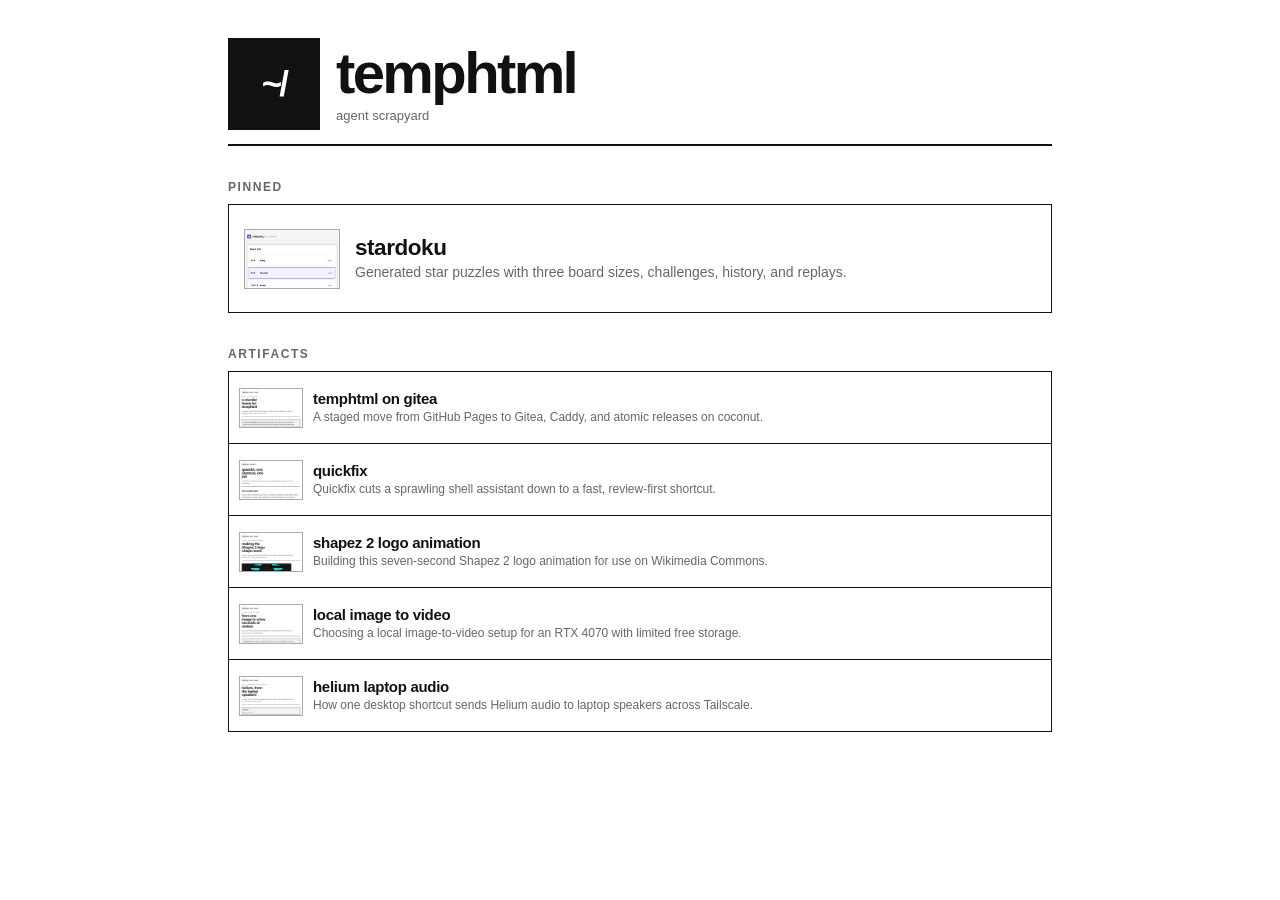
<file: index.html>
<!doctype html>
<html lang="en">
<head>
  <meta charset="utf-8">
  <meta name="viewport" content="width=device-width, initial-scale=1">
  <meta name="theme-color" content="#ffffff">
  <title>temphtml</title>
  <link rel="stylesheet" href="style.css">
</head>
<body>
  <main>
    <header class="site-header">
      <span class="site-mark" aria-hidden="true">~/</span>
      <div>
        <h1>temphtml</h1>
        <p class="site-description">agent scrapyard</p>
      </div>
    </header>

    <p class="section-label">pinned</p>
    <section class="mail-list" aria-label="pinned projects">
      <a class="mail-card pinned-card" href="stardoku/">
        <img class="mail-thumb" src="assets/stardoku.png" alt="">
        <span class="mail-copy">
          <strong class="mail-subject">stardoku</strong>
          <span class="mail-preview">Generated star puzzles with three board sizes, challenges, history, and replays.</span>
        </span>
      </a>
    </section>

    <p class="section-label">artifacts</p>
    <section class="mail-list" aria-label="temporary artifacts">
      <a class="mail-card" href="misc-htmls/temphtml-gitea-migration.html">
        <img class="mail-thumb" src="assets/temphtml-gitea-migration.png" alt="">
        <span class="mail-copy">
          <strong class="mail-subject">temphtml on gitea</strong>
          <span class="mail-preview">A staged move from GitHub Pages to Gitea, Caddy, and atomic releases on coconut.</span>
        </span>
      </a>
      <a class="mail-card" href="misc-htmls/quickfix.html">
        <img class="mail-thumb" src="assets/quickfix.png" alt="">
        <span class="mail-copy">
          <strong class="mail-subject">quickfix</strong>
          <span class="mail-preview">Quickfix cuts a sprawling shell assistant down to a fast, review-first shortcut.</span>
        </span>
      </a>
      <a class="mail-card" href="misc-htmls/shapez-2-logo-animation.html">
        <img class="mail-thumb" src="assets/shapez-2-logo-animation.png" alt="">
        <span class="mail-copy">
          <strong class="mail-subject">shapez 2 logo animation</strong>
          <span class="mail-preview">Building this seven-second Shapez 2 logo animation for use on Wikimedia Commons.</span>
        </span>
      </a>
      <a class="mail-card" href="misc-htmls/local-image-to-video.html">
        <img class="mail-thumb" src="assets/local-image-to-video.png" alt="">
        <span class="mail-copy">
          <strong class="mail-subject">local image to video</strong>
          <span class="mail-preview">Choosing a local image-to-video setup for an RTX 4070 with limited free storage.</span>
        </span>
      </a>
      <a class="mail-card" href="misc-htmls/helium-laptop-audio.html">
        <img class="mail-thumb" src="assets/helium-laptop-audio.png" alt="">
        <span class="mail-copy">
          <strong class="mail-subject">helium laptop audio</strong>
          <span class="mail-preview">How one desktop shortcut sends Helium audio to laptop speakers across Tailscale.</span>
        </span>
      </a>
    </section>
  </main>
</body>
</html>
</file>
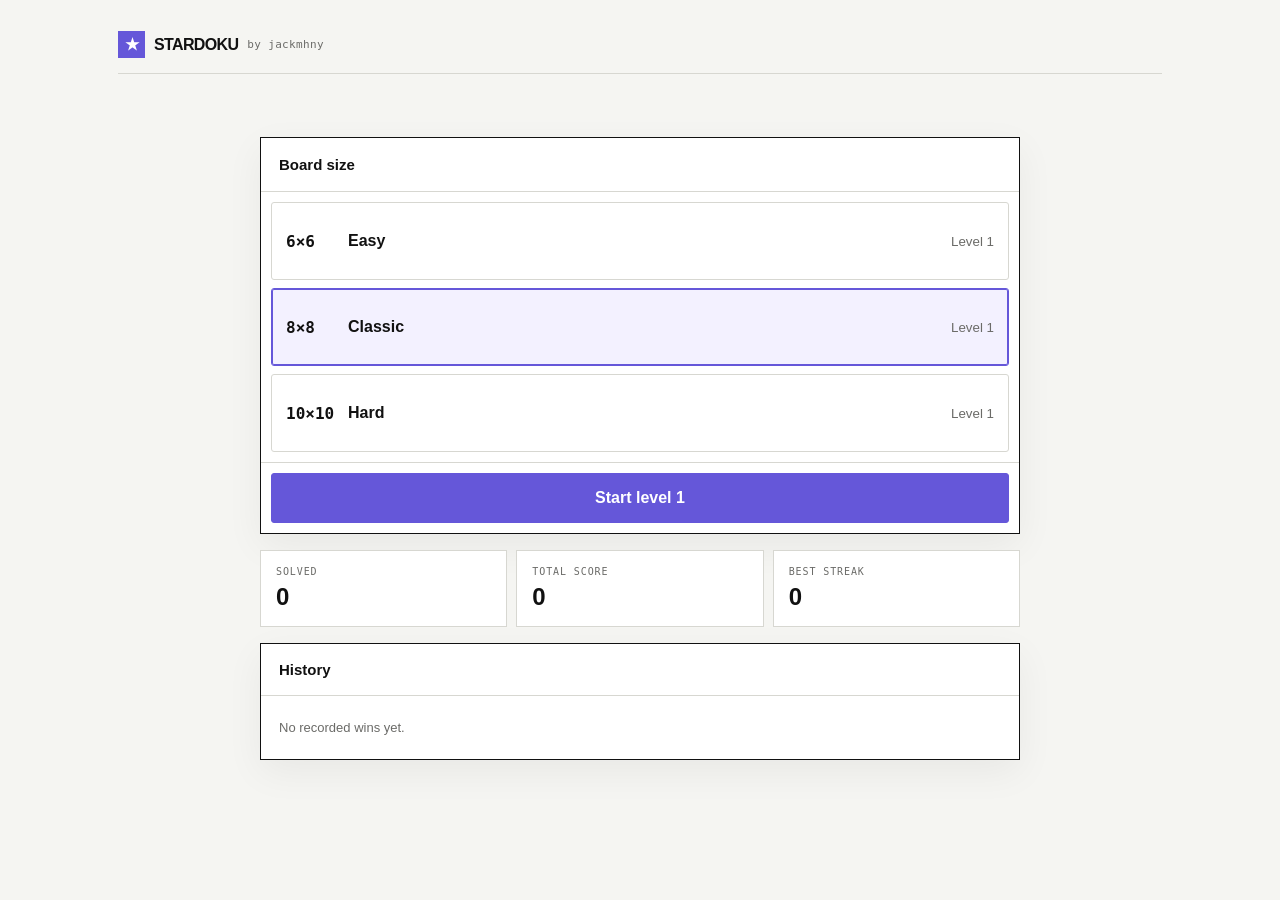
<file: stardoku/index.html>
<!doctype html>
<html lang="en">
<head>
  <meta charset="utf-8">
  <meta name="viewport" content="width=device-width,initial-scale=1,viewport-fit=cover">
  <meta name="theme-color" content="#f5f5f2">
  <title>Stardoku — by jackmhny</title>
  <link rel="stylesheet" href="style.css?v=11">
</head>
<body>
  <section id="intro" class="view">
    <div class="wrap">
      <header class="top">
        <div class="brand"><span class="mark">★</span><span>STARDOKU</span><span class="by">by jackmhny</span></div>
      </header>

      <main class="intro">
        <section class="panel size-panel">
          <h1>Board size</h1>
          <div class="modes">
            <button class="mode" data-d="easy" aria-pressed="false"><span class="size">6×6</span><span><b>Easy</b></span><small data-level="easy">Level 1</small></button>
            <button class="mode" data-d="classic" aria-pressed="true"><span class="size">8×8</span><span><b>Classic</b></span><small data-level="classic">Level 1</small></button>
            <button class="mode" data-d="hard" aria-pressed="false"><span class="size">10×10</span><span><b>Hard</b></span><small data-level="hard">Level 1</small></button>
          </div>
          <div class="start"><button id="start" class="btn primary">Start level 1</button></div>
        </section>

        <section class="stats">
          <div class="stat"><span>Solved</span><strong id="solved">0</strong></div>
          <div class="stat"><span>Total score</span><strong id="total">0</strong></div>
          <div class="stat"><span>Best streak</span><strong id="best">0</strong></div>
        </section>

        <section class="history-panel">
          <div class="section-head"><h2>History</h2><button id="clearHistory" class="text-btn" hidden>Clear</button></div>
          <div id="historyList" class="history-list"></div>
        </section>
      </main>
    </div>
  </section>

  <section id="gameview" class="view" hidden>
    <div class="wrap">
      <header class="gamehead">
        <button id="home" class="btn back" aria-label="Back">←</button>
        <div class="gamebrand"><strong>STARDOKU</strong><span id="diff">Classic / 8×8</span></div>
        <div class="meta">
          <div><span>Level</span><b id="level">001</b></div>
          <div><span>Score</span><b id="score">0</b></div>
          <div><span>Strikes</span><i class="strikes" id="strikes"><i class="strike"></i><i class="strike"></i><i class="strike"></i></i></div>
        </div>
      </header>
      <main class="game">
        <div class="status"><strong id="stars">0 / 8 stars</strong><span class="status-right"><em id="challengeTarget" hidden>Beat 00:00</em><span id="time">00:00</span></span></div>
        <div id="board" class="board" role="grid"></div>
        <div class="tools"><button id="reset" class="btn">Reset</button><button id="hint" class="btn">Hint · 2</button><button id="rules" class="btn">Rules</button></div>
        <div id="msg" class="msg" aria-live="polite">Tap × · double tap ★ · drag to mark</div>
      </main>
    </div>
  </section>

  <section id="replayview" class="view" hidden>
    <div class="wrap">
      <header class="gamehead replay-head">
        <button id="replayBack" class="btn back" aria-label="Back">←</button>
        <div class="gamebrand"><strong>REPLAY</strong><span id="replayMeta">Classic / 8×8</span></div>
        <div class="meta replay-header-meta"><div><span>Time</span><b id="replayResultTime">00:00</b></div></div>
      </header>
      <main class="replay-page">
        <div id="replayBoard" class="board replay-board" role="grid" aria-label="Stardoku replay board"></div>
        <div class="replay-timeline">
          <input id="replayProgress" type="range" min="0" max="1000" value="0" aria-label="Replay position">
          <span id="replayClock">00:00 / 00:00</span>
        </div>
        <div class="replay-controls">
          <button id="replayToggle" class="btn primary">Pause</button>
          <button id="replayRestart" class="btn">Restart</button>
          <label class="speed-control"><span>Speed</span><select id="replaySpeed" aria-label="Replay speed"><option value="2">2×</option><option value="4">4×</option><option value="8" selected>8×</option><option value="16">16×</option></select></label>
        </div>
        <div class="replay-actions"><button id="exportMp4" class="btn">Export MP4</button><button id="shareReplay" class="btn primary">Share replay</button></div>
      </main>
    </div>
  </section>

  <div id="rulesModal" class="overlay">
    <div class="dialog">
      <h2>How to play</h2>
      <div class="body rules">
        <div><b>1</b><span><b>Rows and columns</b><p>Place exactly one star in every row and column.</p></span></div>
        <div><b>2</b><span><b>Colored regions</b><p>Place exactly one star in every pastel region.</p></span></div>
        <div><b>3</b><span><b>Spacing</b><p>Stars cannot touch, including diagonally.</p></span></div>
        <div><b>×2</b><span><b>Controls</b><p>Tap to toggle ×, double tap for ★, or drag across cells to paint × marks.</p></span></div>
        <div><b>3</b><span><b>Strikes</b><p>A wrong star costs one strike. At zero, the level restarts.</p></span></div>
      </div>
      <div class="actions one"><button class="btn primary close-rules">Done</button></div>
    </div>
  </div>

  <div id="complete" class="overlay">
    <div class="dialog complete-dialog">
      <h2>Level complete</h2>
      <div class="body"><p id="result"></p></div>
      <div class="share-actions"><button id="copyLink" class="btn">Copy level link</button><button id="shareChallenge" class="btn primary">Share challenge</button></div>
      <div class="actions"><button id="completeHome" class="btn">Home</button><button id="next" class="btn primary">Next level</button></div>
    </div>
  </div>

  <div id="exportModal" class="overlay">
    <div class="dialog export-dialog">
      <h2>MP4 ready</h2>
      <div class="actions"><button id="closeExport" class="btn">Close</button><a id="saveMp4" class="btn primary link-btn" href="#" download>Save MP4</a></div>
    </div>
  </div>

  <div id="toast" class="toast"></div>
  <script src="app.js?v=7"></script>
</body>
</html>
</file>
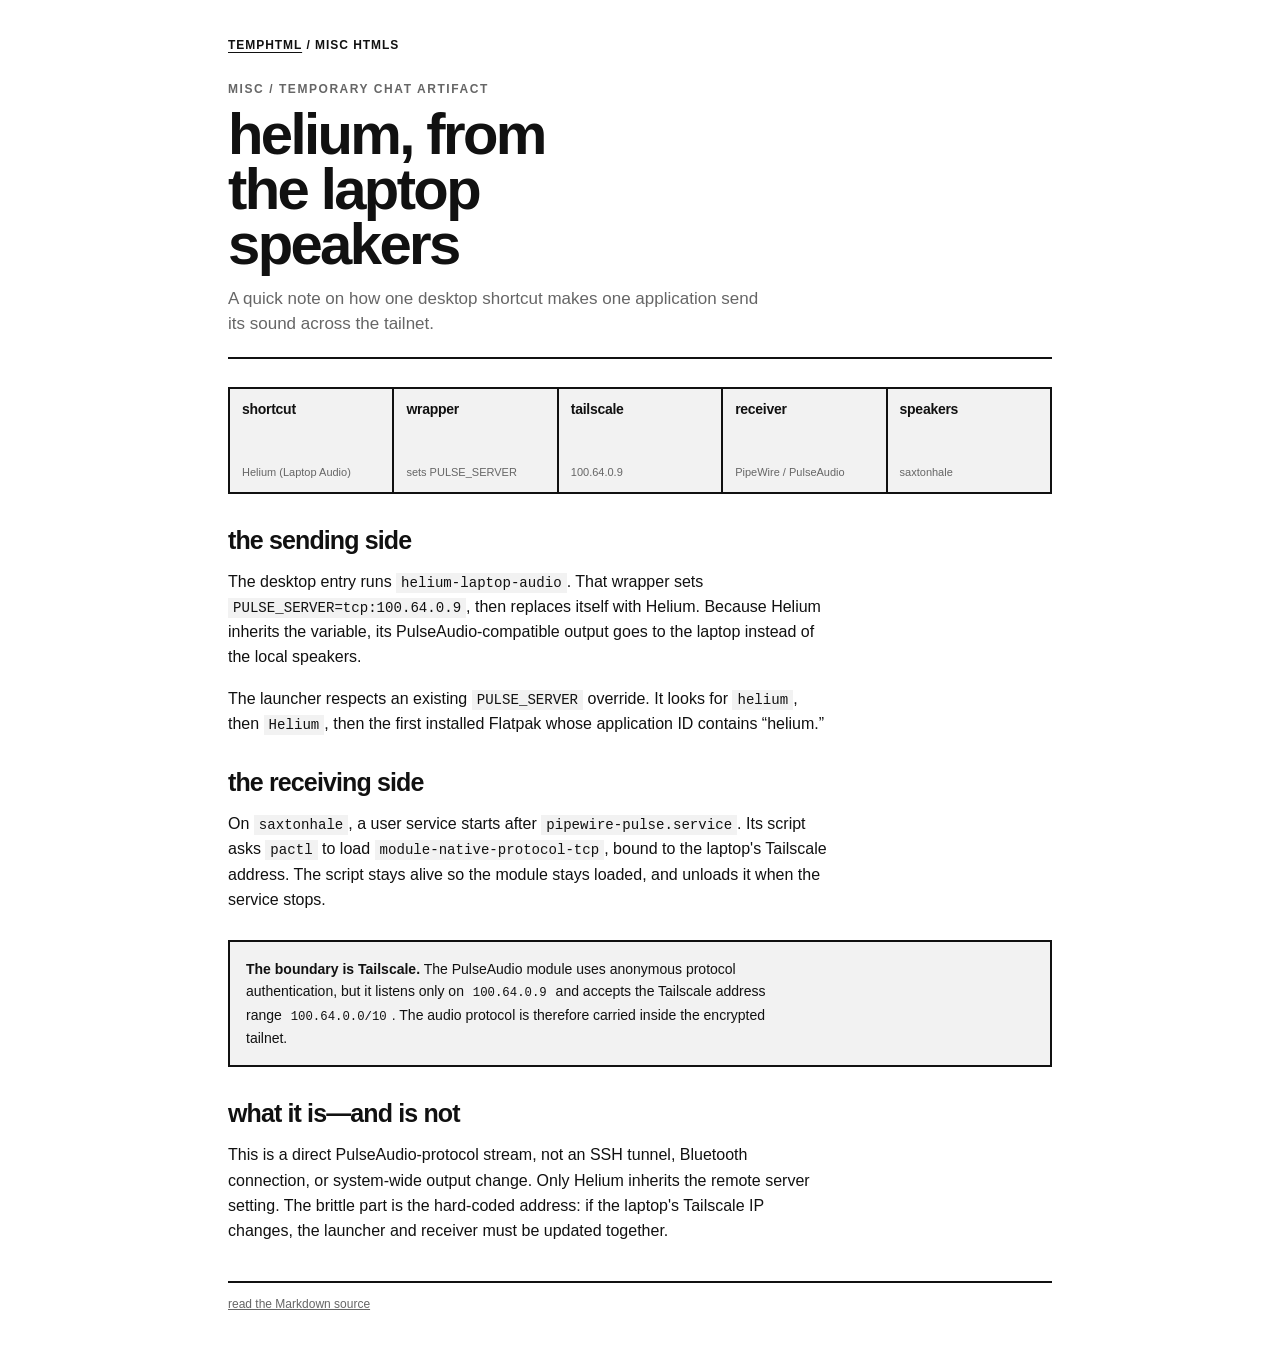
<file: misc-htmls/helium-laptop-audio.html>
<!doctype html>
<html lang="en">
<head>
  <meta charset="utf-8">
  <meta name="viewport" content="width=device-width, initial-scale=1">
  <meta name="theme-color" content="#ffffff">
  <title>Helium laptop audio — temphtml</title>
  <link rel="stylesheet" href="../style.css">
</head>
<body>
  <main>
    <nav class="crumbs" aria-label="breadcrumb"><a href="../">temphtml</a> / misc htmls</nav>

    <header class="article-header">
      <p class="section-label">misc / temporary chat artifact</p>
      <h1>helium, from the laptop speakers</h1>
      <p class="dek">A quick note on how one desktop shortcut makes one application send its sound across the tailnet.</p>
    </header>

    <article>
      <div class="flow" aria-label="audio route">
        <div><strong>shortcut</strong><span>Helium (Laptop Audio)</span></div>
        <div><strong>wrapper</strong><span>sets PULSE_SERVER</span></div>
        <div><strong>tailscale</strong><span>100.64.0.9</span></div>
        <div><strong>receiver</strong><span>PipeWire / PulseAudio</span></div>
        <div><strong>speakers</strong><span>saxtonhale</span></div>
      </div>

      <h2>the sending side</h2>
      <p>The desktop entry runs <code>helium-laptop-audio</code>. That wrapper sets <code>PULSE_SERVER=tcp:100.64.0.9</code>, then replaces itself with Helium. Because Helium inherits the variable, its PulseAudio-compatible output goes to the laptop instead of the local speakers.</p>
      <p>The launcher respects an existing <code>PULSE_SERVER</code> override. It looks for <code>helium</code>, then <code>Helium</code>, then the first installed Flatpak whose application ID contains “helium.”</p>

      <h2>the receiving side</h2>
      <p>On <code>saxtonhale</code>, a user service starts after <code>pipewire-pulse.service</code>. Its script asks <code>pactl</code> to load <code>module-native-protocol-tcp</code>, bound to the laptop's Tailscale address. The script stays alive so the module stays loaded, and unloads it when the service stops.</p>

      <div class="note">
        <p><strong>The boundary is Tailscale.</strong> The PulseAudio module uses anonymous protocol authentication, but it listens only on <code>100.64.0.9</code> and accepts the Tailscale address range <code>100.64.0.0/10</code>. The audio protocol is therefore carried inside the encrypted tailnet.</p>
      </div>

      <h2>what it is—and is not</h2>
      <p>This is a direct PulseAudio-protocol stream, not an SSH tunnel, Bluetooth connection, or system-wide output change. Only Helium inherits the remote server setting. The brittle part is the hard-coded address: if the laptop's Tailscale IP changes, the launcher and receiver must be updated together.</p>
    </article>

    <footer class="page-footer">
      <a href="helium-laptop-audio.md">read the Markdown source</a>
    </footer>
  </main>
</body>
</html>
</file>
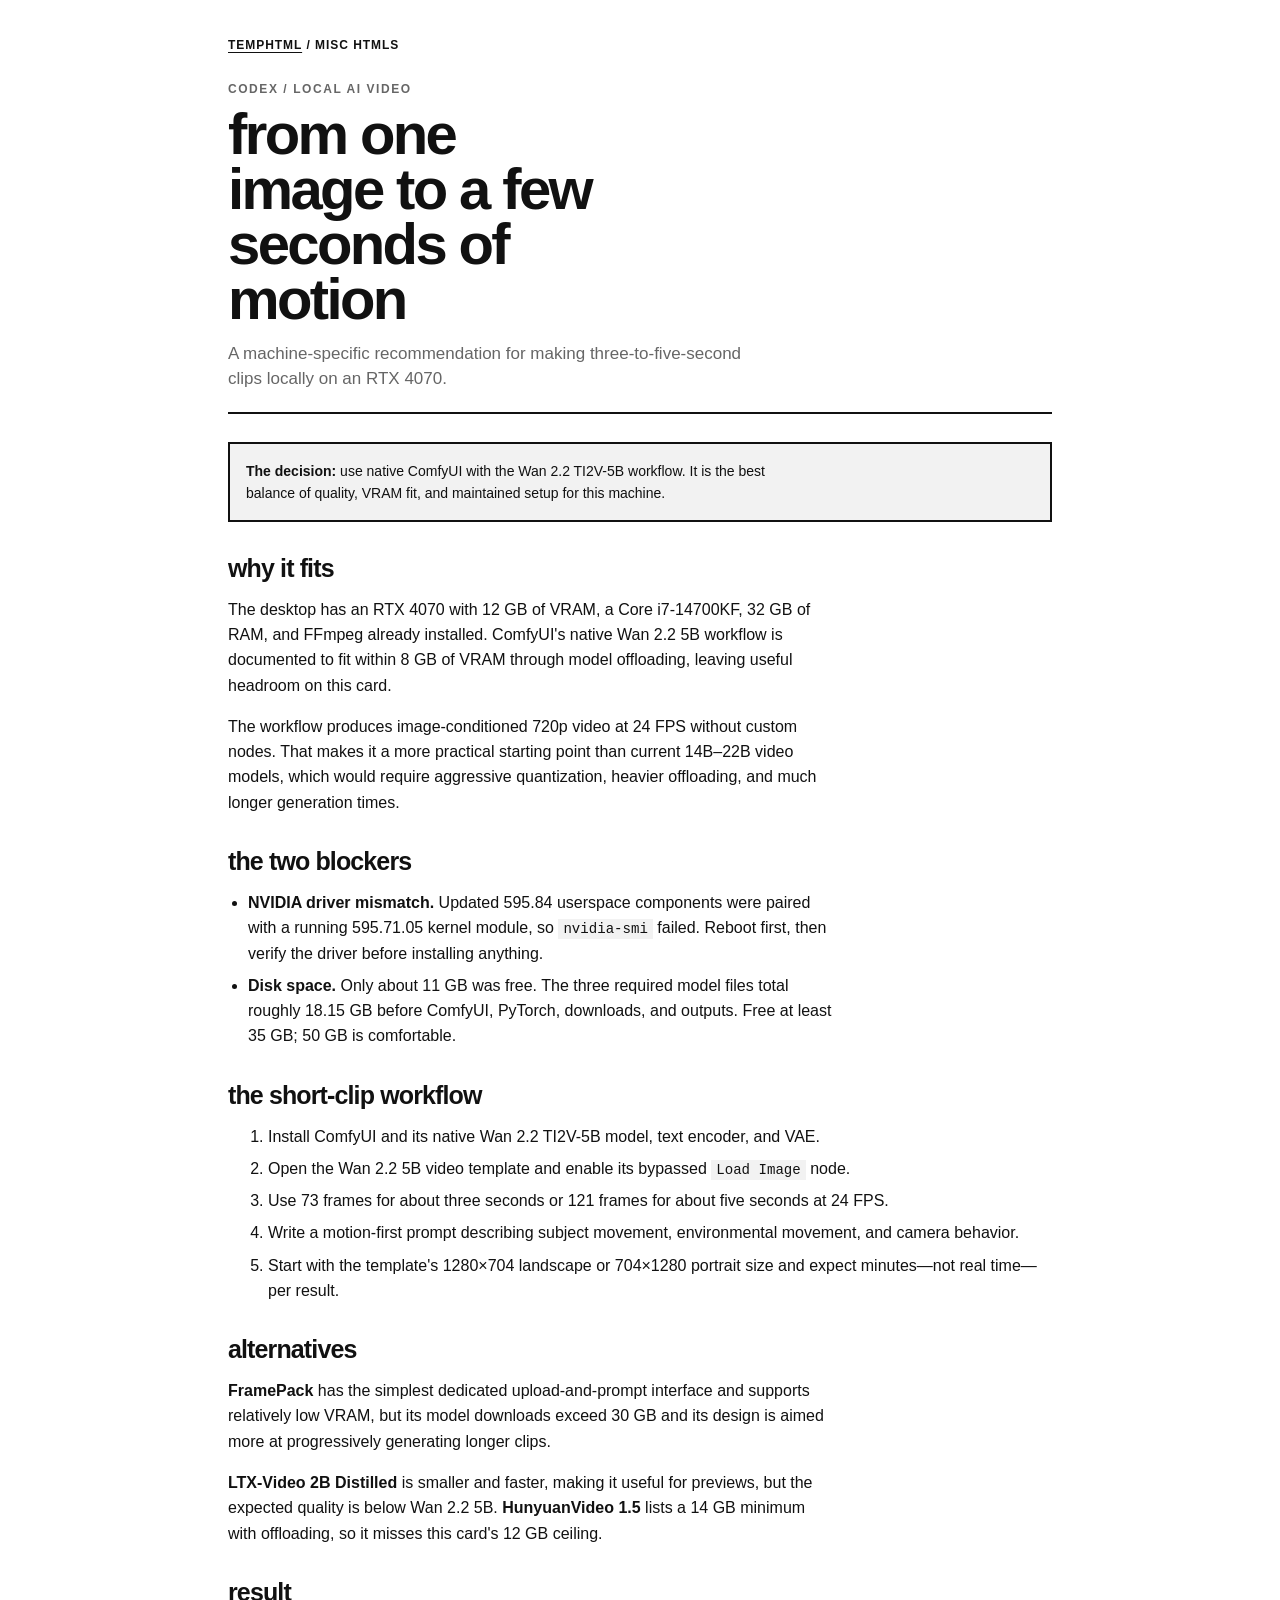
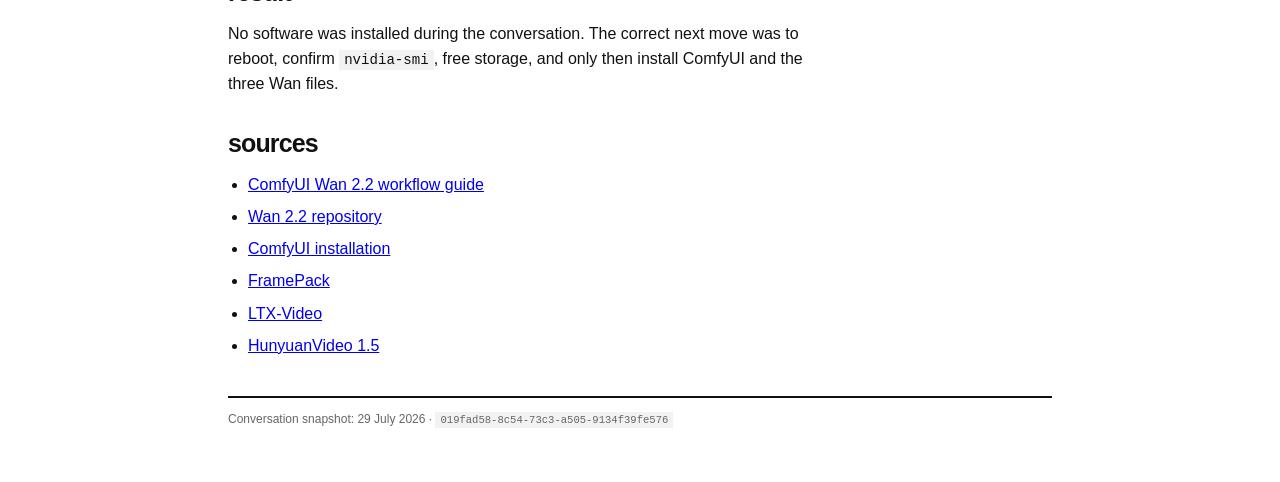
<file: misc-htmls/local-image-to-video.html>
<!doctype html>
<html lang="en">
<head>
  <meta charset="utf-8">
  <meta name="viewport" content="width=device-width, initial-scale=1">
  <meta name="theme-color" content="#ffffff">
  <title>Local image to video — temphtml</title>
  <link rel="stylesheet" href="../style.css">
</head>
<body>
  <main>
    <nav class="crumbs" aria-label="breadcrumb"><a href="../">temphtml</a> / misc htmls</nav>

    <header class="article-header">
      <p class="section-label">codex / local ai video</p>
      <h1>from one image to a few seconds of motion</h1>
      <p class="dek">A machine-specific recommendation for making three-to-five-second clips locally on an RTX 4070.</p>
    </header>

    <article>
      <div class="note">
        <p><strong>The decision:</strong> use native ComfyUI with the Wan 2.2 TI2V-5B workflow. It is the best balance of quality, VRAM fit, and maintained setup for this machine.</p>
      </div>

      <h2>why it fits</h2>
      <p>The desktop has an RTX 4070 with 12 GB of VRAM, a Core i7-14700KF, 32 GB of RAM, and FFmpeg already installed. ComfyUI's native Wan 2.2 5B workflow is documented to fit within 8 GB of VRAM through model offloading, leaving useful headroom on this card.</p>
      <p>The workflow produces image-conditioned 720p video at 24 FPS without custom nodes. That makes it a more practical starting point than current 14B–22B video models, which would require aggressive quantization, heavier offloading, and much longer generation times.</p>

      <h2>the two blockers</h2>
      <ul>
        <li><strong>NVIDIA driver mismatch.</strong> Updated 595.84 userspace components were paired with a running 595.71.05 kernel module, so <code>nvidia-smi</code> failed. Reboot first, then verify the driver before installing anything.</li>
        <li><strong>Disk space.</strong> Only about 11 GB was free. The three required model files total roughly 18.15 GB before ComfyUI, PyTorch, downloads, and outputs. Free at least 35 GB; 50 GB is comfortable.</li>
      </ul>

      <h2>the short-clip workflow</h2>
      <ol>
        <li>Install ComfyUI and its native Wan 2.2 TI2V-5B model, text encoder, and VAE.</li>
        <li>Open the Wan 2.2 5B video template and enable its bypassed <code>Load Image</code> node.</li>
        <li>Use 73 frames for about three seconds or 121 frames for about five seconds at 24 FPS.</li>
        <li>Write a motion-first prompt describing subject movement, environmental movement, and camera behavior.</li>
        <li>Start with the template's 1280×704 landscape or 704×1280 portrait size and expect minutes—not real time—per result.</li>
      </ol>

      <h2>alternatives</h2>
      <p><strong>FramePack</strong> has the simplest dedicated upload-and-prompt interface and supports relatively low VRAM, but its model downloads exceed 30 GB and its design is aimed more at progressively generating longer clips.</p>
      <p><strong>LTX-Video 2B Distilled</strong> is smaller and faster, making it useful for previews, but the expected quality is below Wan 2.2 5B. <strong>HunyuanVideo 1.5</strong> lists a 14 GB minimum with offloading, so it misses this card's 12 GB ceiling.</p>

      <h2>result</h2>
      <p>No software was installed during the conversation. The correct next move was to reboot, confirm <code>nvidia-smi</code>, free storage, and only then install ComfyUI and the three Wan files.</p>

      <h2>sources</h2>
      <ul>
        <li><a href="https://docs.comfy.org/tutorials/video/wan/wan2_2">ComfyUI Wan 2.2 workflow guide</a></li>
        <li><a href="https://github.com/Wan-Video/Wan2.2">Wan 2.2 repository</a></li>
        <li><a href="https://github.com/Comfy-Org/ComfyUI">ComfyUI installation</a></li>
        <li><a href="https://github.com/lllyasviel/framepack">FramePack</a></li>
        <li><a href="https://github.com/Lightricks/LTX-Video">LTX-Video</a></li>
        <li><a href="https://github.com/Tencent-Hunyuan/HunyuanVideo-1.5">HunyuanVideo 1.5</a></li>
      </ul>
    </article>

    <footer class="page-footer">
      Conversation snapshot: 29 July 2026 · <code>019fad58-8c54-73c3-a505-9134f39fe576</code>
    </footer>
  </main>
</body>
</html>
</file>
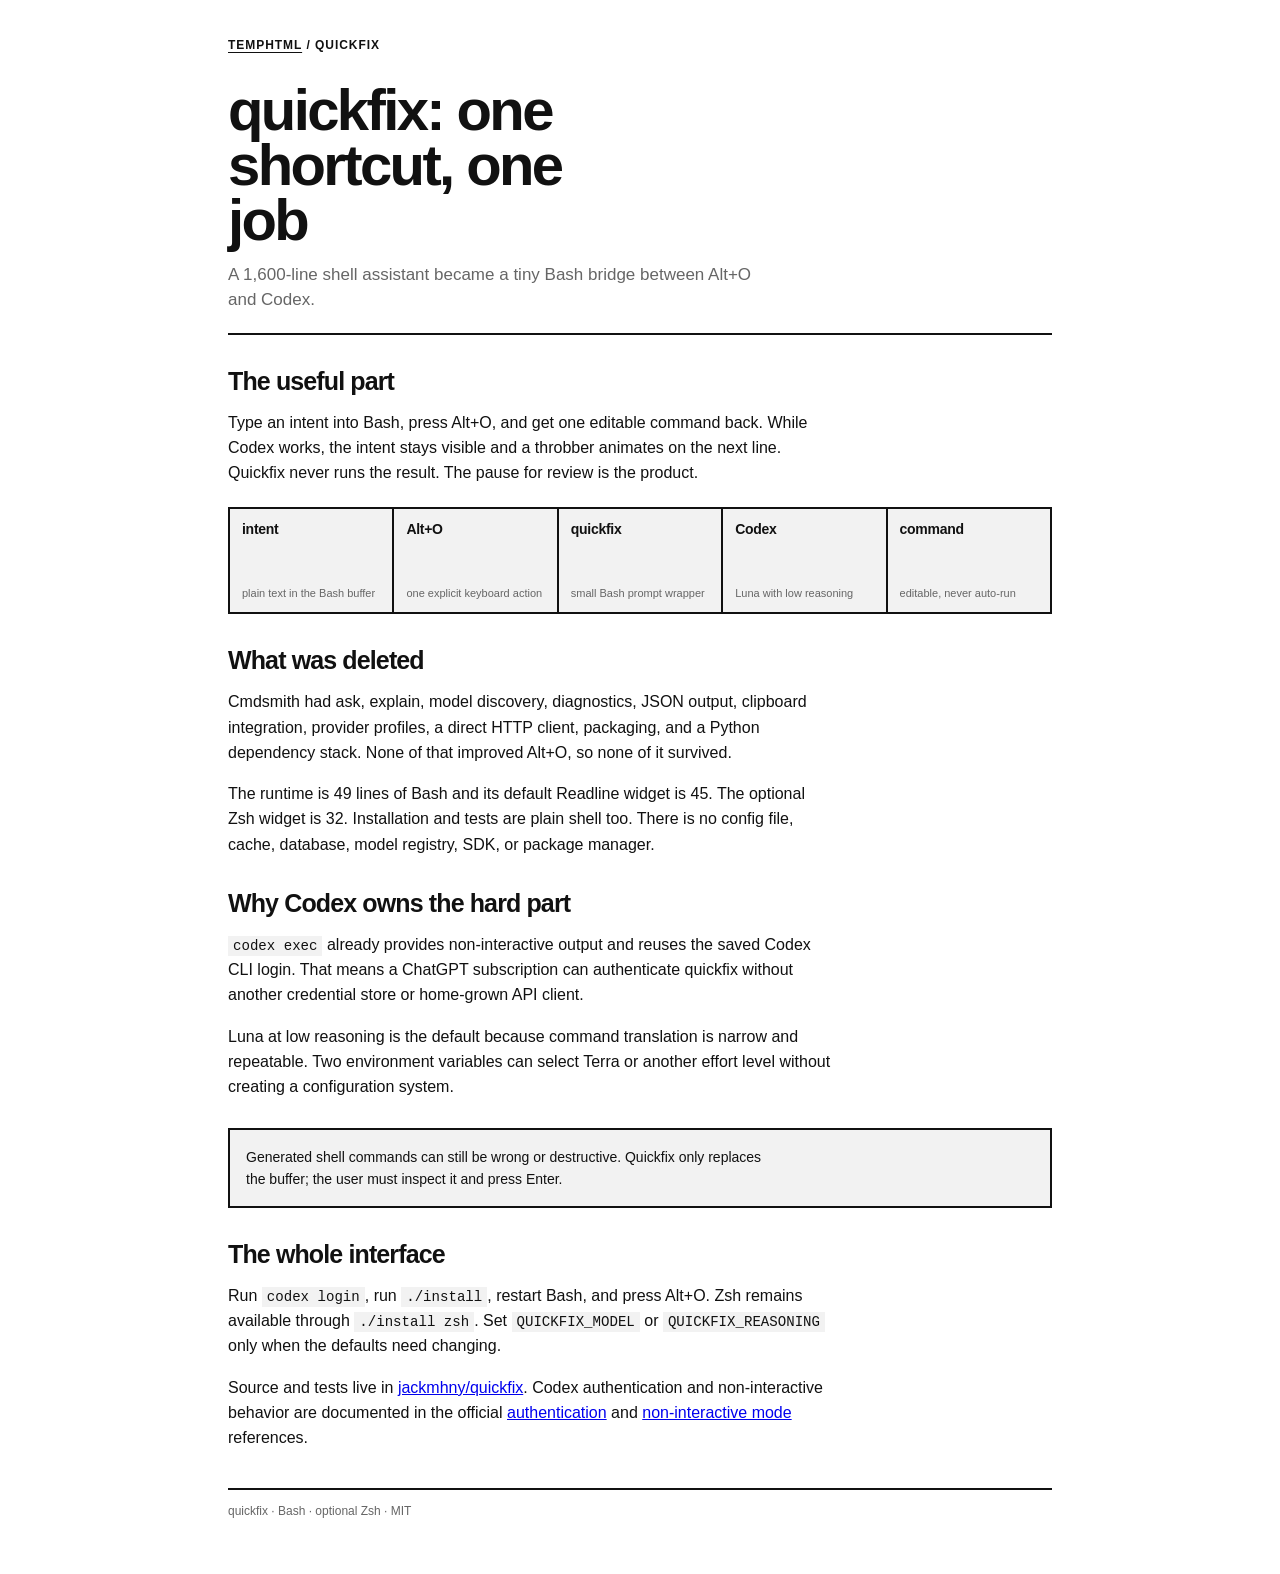
<file: misc-htmls/quickfix.html>
<!doctype html>
<html lang="en">
<head>
  <meta charset="utf-8">
  <meta name="viewport" content="width=device-width, initial-scale=1">
  <meta name="theme-color" content="#ffffff">
  <title>quickfix: one shortcut, one job</title>
  <link rel="stylesheet" href="../style.css">
</head>
<body>
  <main>
    <nav class="crumbs"><a href="../">temphtml</a> / quickfix</nav>

    <header class="article-header">
      <h1>quickfix: one shortcut, one job</h1>
      <p class="dek">A 1,600-line shell assistant became a tiny Bash bridge between Alt+O and Codex.</p>
    </header>

    <article>
      <h2>The useful part</h2>
      <p>Type an intent into Bash, press Alt+O, and get one editable command back. While Codex works, the intent stays visible and a throbber animates on the next line. Quickfix never runs the result. The pause for review is the product.</p>

      <div class="flow" aria-label="quickfix command flow">
        <div><strong>intent</strong><span>plain text in the Bash buffer</span></div>
        <div><strong>Alt+O</strong><span>one explicit keyboard action</span></div>
        <div><strong>quickfix</strong><span>small Bash prompt wrapper</span></div>
        <div><strong>Codex</strong><span>Luna with low reasoning</span></div>
        <div><strong>command</strong><span>editable, never auto-run</span></div>
      </div>

      <h2>What was deleted</h2>
      <p>Cmdsmith had ask, explain, model discovery, diagnostics, JSON output, clipboard integration, provider profiles, a direct HTTP client, packaging, and a Python dependency stack. None of that improved Alt+O, so none of it survived.</p>

      <p>The runtime is 49 lines of Bash and its default Readline widget is 45. The optional Zsh widget is 32. Installation and tests are plain shell too. There is no config file, cache, database, model registry, SDK, or package manager.</p>

      <h2>Why Codex owns the hard part</h2>
      <p><code>codex exec</code> already provides non-interactive output and reuses the saved Codex CLI login. That means a ChatGPT subscription can authenticate quickfix without another credential store or home-grown API client.</p>

      <p>Luna at low reasoning is the default because command translation is narrow and repeatable. Two environment variables can select Terra or another effort level without creating a configuration system.</p>

      <div class="note">
        <p>Generated shell commands can still be wrong or destructive. Quickfix only replaces the buffer; the user must inspect it and press Enter.</p>
      </div>

      <h2>The whole interface</h2>
      <p>Run <code>codex login</code>, run <code>./install</code>, restart Bash, and press Alt+O. Zsh remains available through <code>./install zsh</code>. Set <code>QUICKFIX_MODEL</code> or <code>QUICKFIX_REASONING</code> only when the defaults need changing.</p>

      <p>Source and tests live in <a href="https://github.com/jackmhny/quickfix">jackmhny/quickfix</a>. Codex authentication and non-interactive behavior are documented in the official <a href="https://learn.chatgpt.com/docs/auth">authentication</a> and <a href="https://learn.chatgpt.com/docs/non-interactive-mode">non-interactive mode</a> references.</p>
    </article>

    <footer class="page-footer">
      quickfix · Bash · optional Zsh · MIT
    </footer>
  </main>
</body>
</html>
</file>
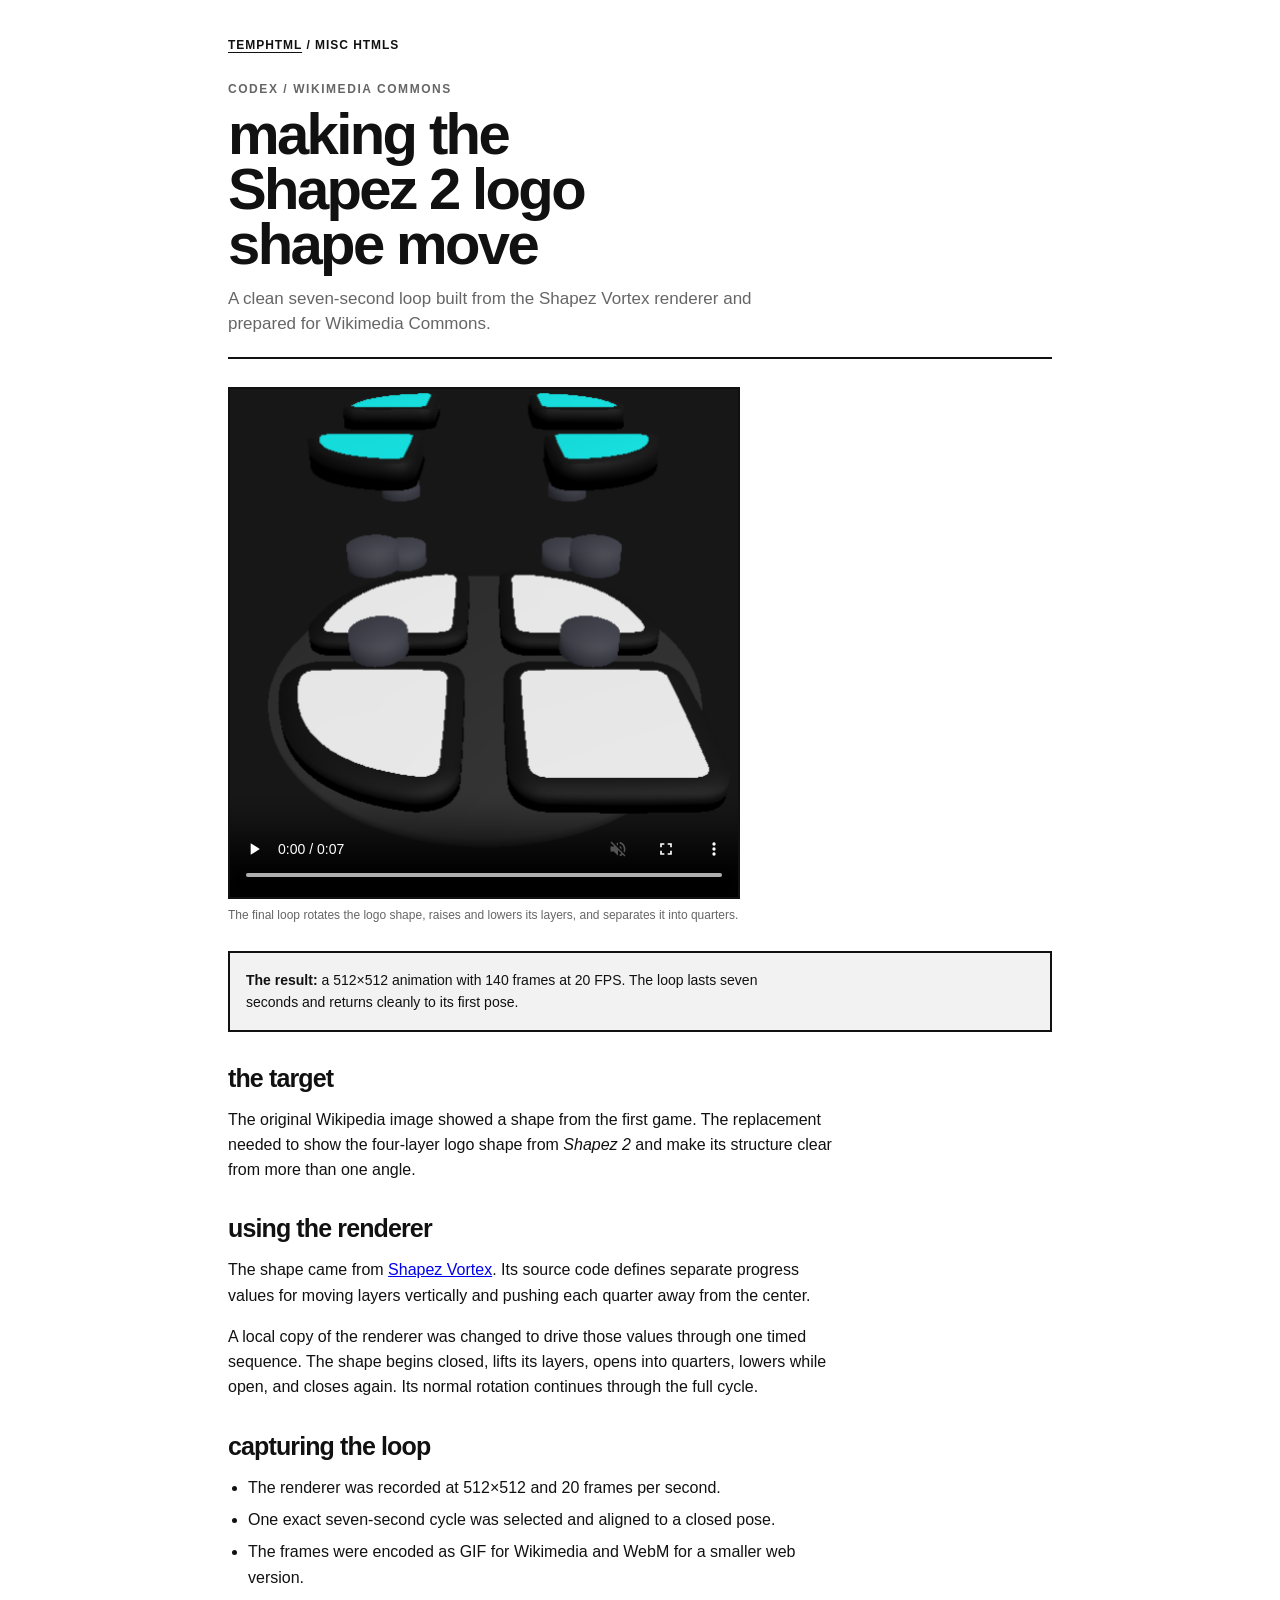
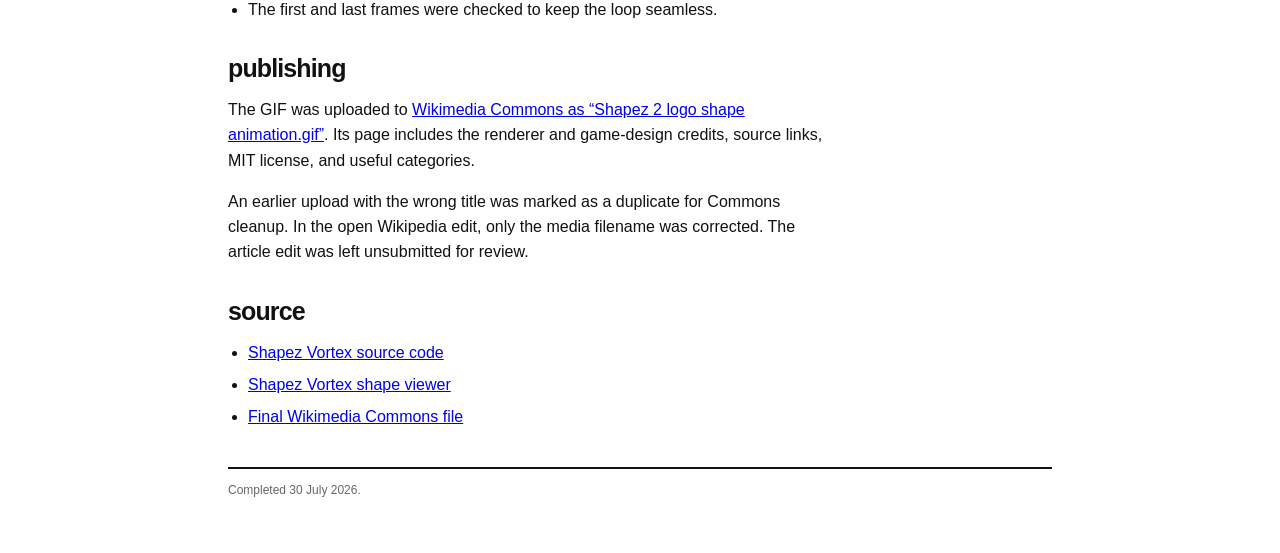
<file: misc-htmls/shapez-2-logo-animation.html>
<!doctype html>
<html lang="en">
<head>
  <meta charset="utf-8">
  <meta name="viewport" content="width=device-width, initial-scale=1">
  <meta name="theme-color" content="#ffffff">
  <title>Shapez 2 logo animation — temphtml</title>
  <link rel="stylesheet" href="../style.css">
</head>
<body>
  <main>
    <nav class="crumbs" aria-label="breadcrumb"><a href="../">temphtml</a> / misc htmls</nav>

    <header class="article-header">
      <p class="section-label">codex / wikimedia commons</p>
      <h1>making the Shapez 2 logo shape move</h1>
      <p class="dek">A clean seven-second loop built from the Shapez Vortex renderer and prepared for Wikimedia Commons.</p>
    </header>

    <article>
      <figure class="media-figure">
        <video controls loop muted playsinline preload="metadata" poster="../assets/shapez-2-logo-shape-animation.png">
          <source src="../assets/shapez-2-logo-shape-animation.webm" type="video/webm">
          <a href="https://commons.wikimedia.org/wiki/File:Shapez_2_logo_shape_animation.gif">View the animation on Wikimedia Commons.</a>
        </video>
        <figcaption>The final loop rotates the logo shape, raises and lowers its layers, and separates it into quarters.</figcaption>
      </figure>

      <div class="note">
        <p><strong>The result:</strong> a 512×512 animation with 140 frames at 20 FPS. The loop lasts seven seconds and returns cleanly to its first pose.</p>
      </div>

      <h2>the target</h2>
      <p>The original Wikipedia image showed a shape from the first game. The replacement needed to show the four-layer logo shape from <em>Shapez 2</em> and make its structure clear from more than one angle.</p>

      <h2>using the renderer</h2>
      <p>The shape came from <a href="https://shapez.soren.codes/shape">Shapez Vortex</a>. Its source code defines separate progress values for moving layers vertically and pushing each quarter away from the center.</p>
      <p>A local copy of the renderer was changed to drive those values through one timed sequence. The shape begins closed, lifts its layers, opens into quarters, lowers while open, and closes again. Its normal rotation continues through the full cycle.</p>

      <h2>capturing the loop</h2>
      <ul>
        <li>The renderer was recorded at 512×512 and 20 frames per second.</li>
        <li>One exact seven-second cycle was selected and aligned to a closed pose.</li>
        <li>The frames were encoded as GIF for Wikimedia and WebM for a smaller web version.</li>
        <li>The first and last frames were checked to keep the loop seamless.</li>
      </ul>

      <h2>publishing</h2>
      <p>The GIF was uploaded to <a href="https://commons.wikimedia.org/wiki/File:Shapez_2_logo_shape_animation.gif">Wikimedia Commons as “Shapez 2 logo shape animation.gif”</a>. Its page includes the renderer and game-design credits, source links, MIT license, and useful categories.</p>
      <p>An earlier upload with the wrong title was marked as a duplicate for Commons cleanup. In the open Wikipedia edit, only the media filename was corrected. The article edit was left unsubmitted for review.</p>

      <h2>source</h2>
      <ul>
        <li><a href="https://github.com/DontMash/shapez-vortex">Shapez Vortex source code</a></li>
        <li><a href="https://shapez.soren.codes/shape">Shapez Vortex shape viewer</a></li>
        <li><a href="https://commons.wikimedia.org/wiki/File:Shapez_2_logo_shape_animation.gif">Final Wikimedia Commons file</a></li>
      </ul>
    </article>

    <footer class="page-footer">
      Completed 30 July 2026.
    </footer>
  </main>
</body>
</html>
</file>
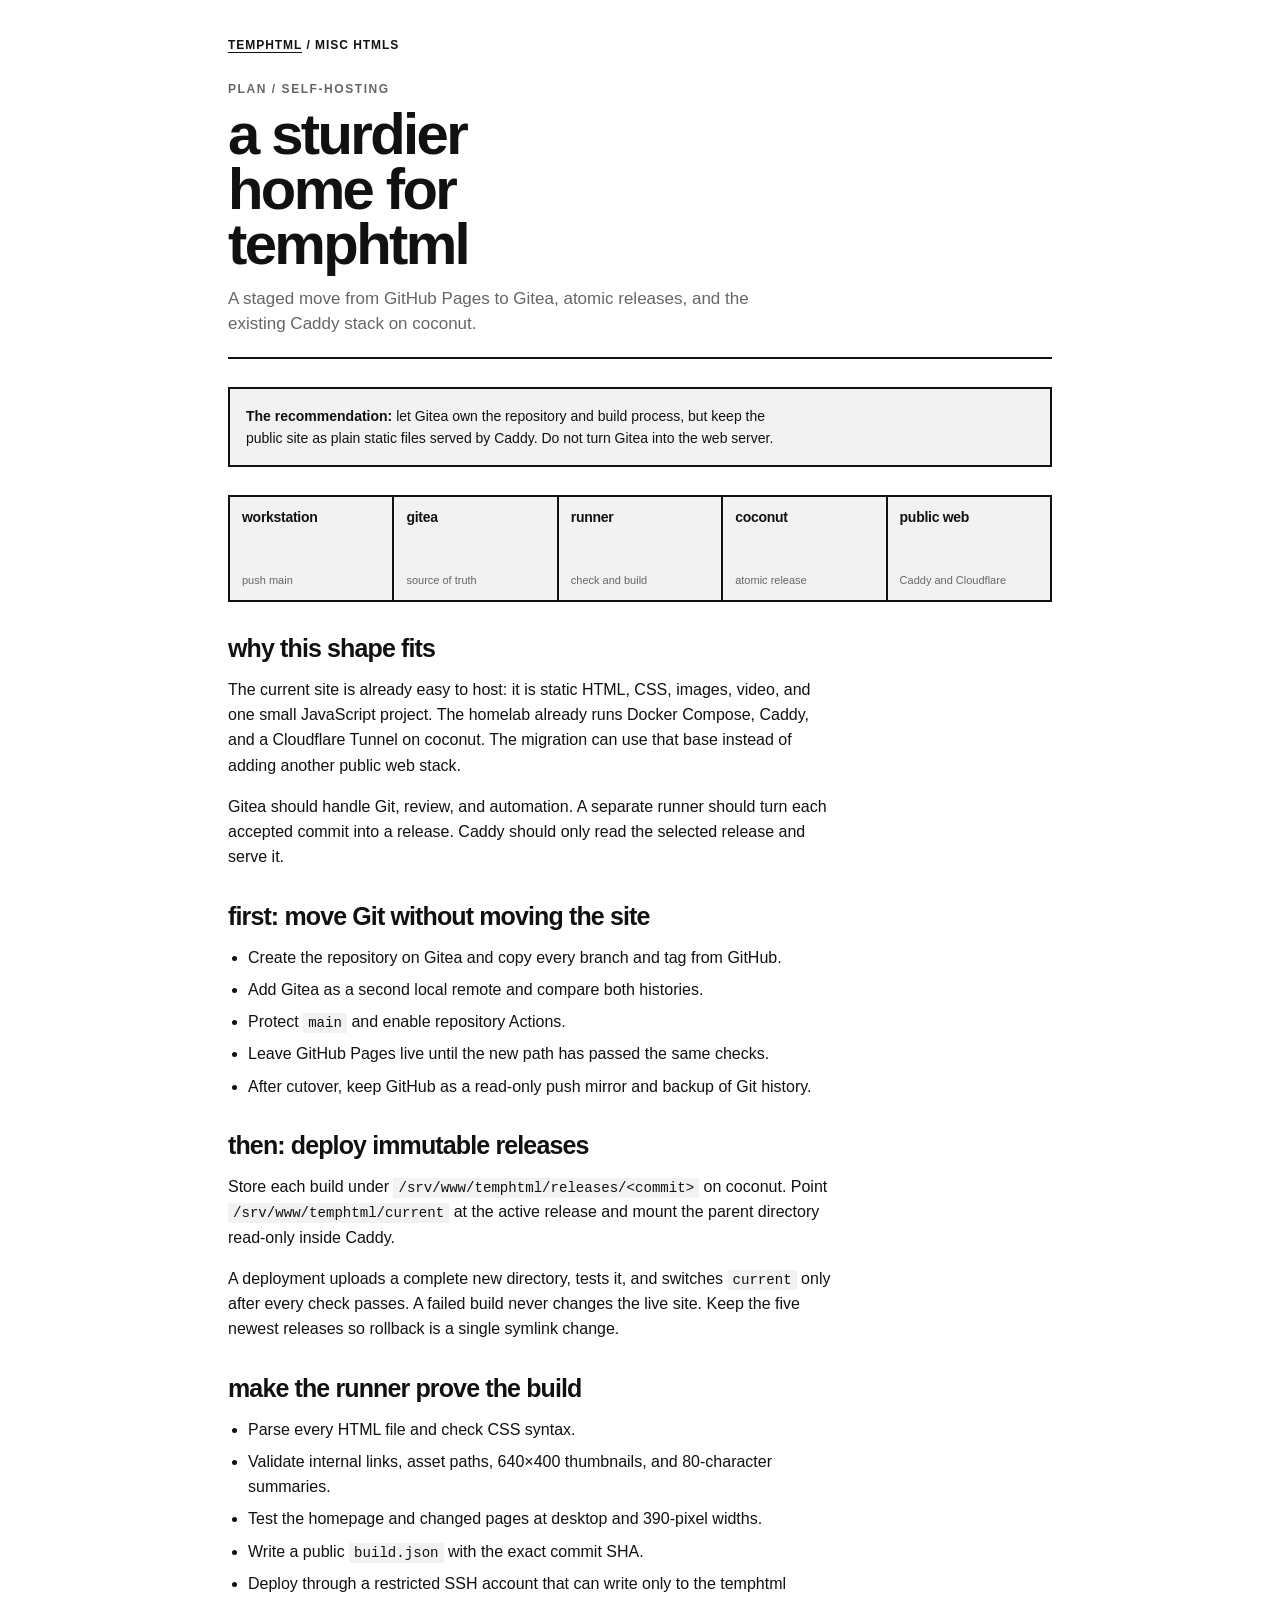
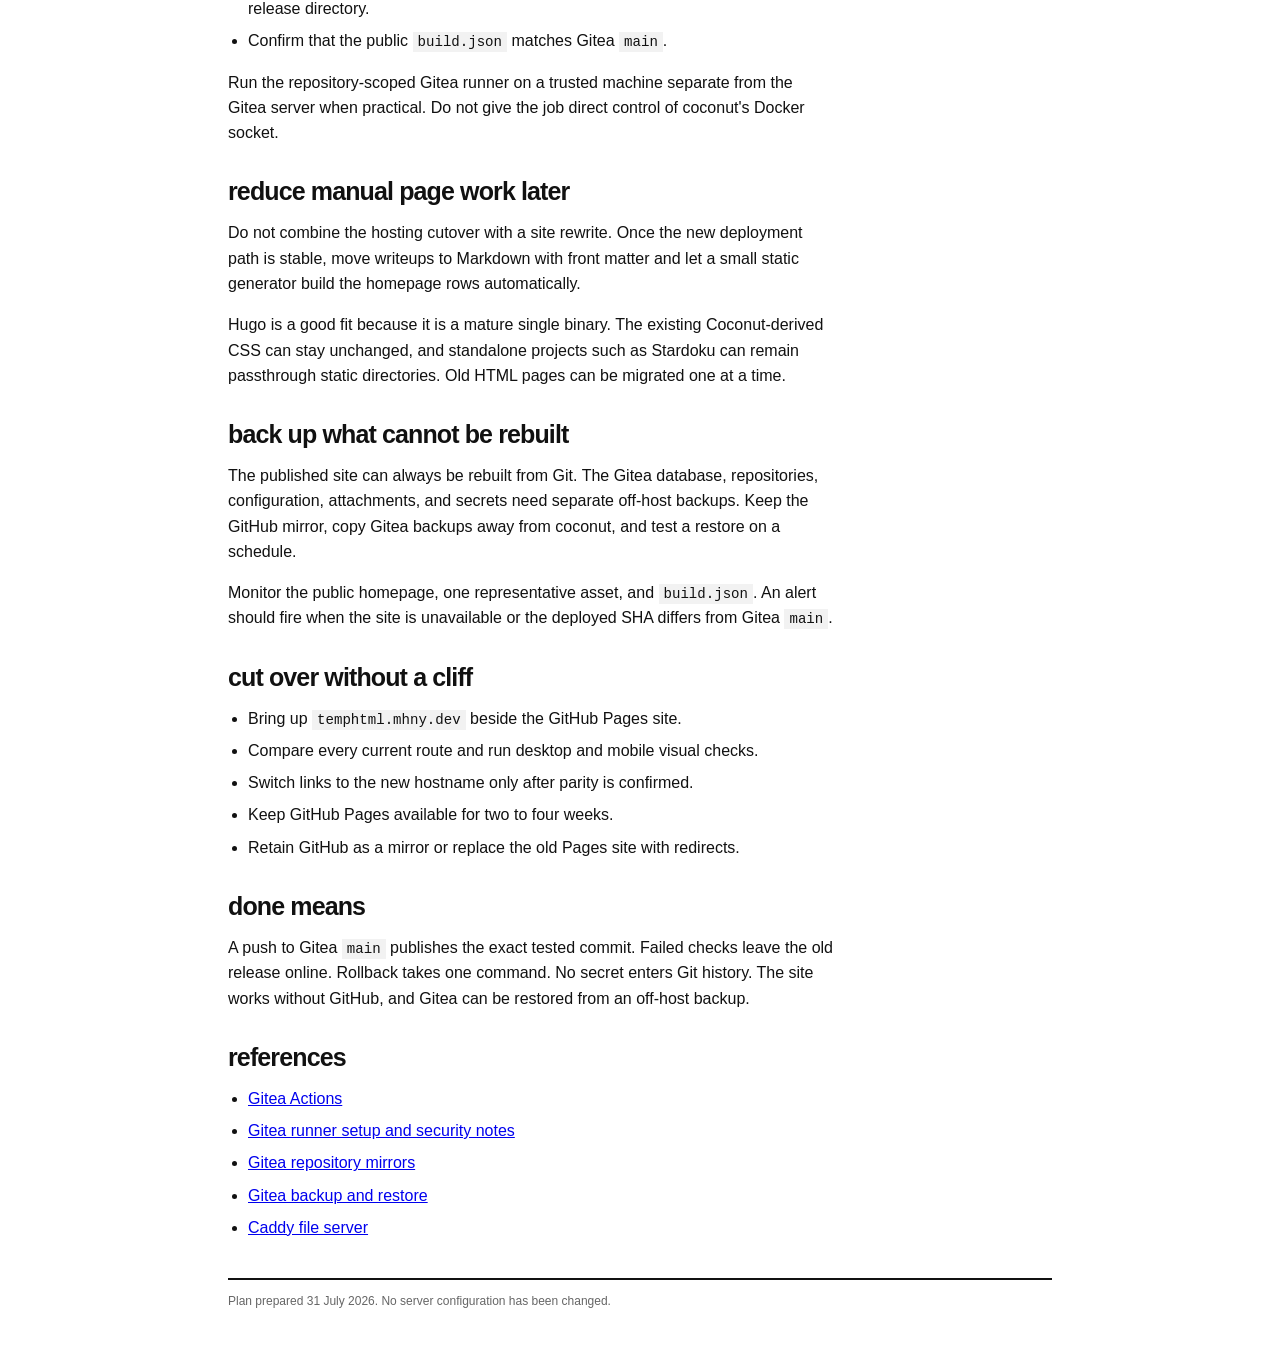
<file: misc-htmls/temphtml-gitea-migration.html>
<!doctype html>
<html lang="en">
<head>
  <meta charset="utf-8">
  <meta name="viewport" content="width=device-width, initial-scale=1">
  <meta name="theme-color" content="#ffffff">
  <title>Moving temphtml to Gitea — temphtml</title>
  <link rel="stylesheet" href="../style.css">
</head>
<body>
  <main>
    <nav class="crumbs" aria-label="breadcrumb"><a href="../">temphtml</a> / misc htmls</nav>

    <header class="article-header">
      <p class="section-label">plan / self-hosting</p>
      <h1>a sturdier home for temphtml</h1>
      <p class="dek">A staged move from GitHub Pages to Gitea, atomic releases, and the existing Caddy stack on coconut.</p>
    </header>

    <article>
      <div class="note">
        <p><strong>The recommendation:</strong> let Gitea own the repository and build process, but keep the public site as plain static files served by Caddy. Do not turn Gitea into the web server.</p>
      </div>

      <div class="flow" aria-label="planned publishing route">
        <div><strong>workstation</strong><span>push main</span></div>
        <div><strong>gitea</strong><span>source of truth</span></div>
        <div><strong>runner</strong><span>check and build</span></div>
        <div><strong>coconut</strong><span>atomic release</span></div>
        <div><strong>public web</strong><span>Caddy and Cloudflare</span></div>
      </div>

      <h2>why this shape fits</h2>
      <p>The current site is already easy to host: it is static HTML, CSS, images, video, and one small JavaScript project. The homelab already runs Docker Compose, Caddy, and a Cloudflare Tunnel on coconut. The migration can use that base instead of adding another public web stack.</p>
      <p>Gitea should handle Git, review, and automation. A separate runner should turn each accepted commit into a release. Caddy should only read the selected release and serve it.</p>

      <h2>first: move Git without moving the site</h2>
      <ul>
        <li>Create the repository on Gitea and copy every branch and tag from GitHub.</li>
        <li>Add Gitea as a second local remote and compare both histories.</li>
        <li>Protect <code>main</code> and enable repository Actions.</li>
        <li>Leave GitHub Pages live until the new path has passed the same checks.</li>
        <li>After cutover, keep GitHub as a read-only push mirror and backup of Git history.</li>
      </ul>

      <h2>then: deploy immutable releases</h2>
      <p>Store each build under <code>/srv/www/temphtml/releases/&lt;commit&gt;</code> on coconut. Point <code>/srv/www/temphtml/current</code> at the active release and mount the parent directory read-only inside Caddy.</p>
      <p>A deployment uploads a complete new directory, tests it, and switches <code>current</code> only after every check passes. A failed build never changes the live site. Keep the five newest releases so rollback is a single symlink change.</p>

      <h2>make the runner prove the build</h2>
      <ul>
        <li>Parse every HTML file and check CSS syntax.</li>
        <li>Validate internal links, asset paths, 640×400 thumbnails, and 80-character summaries.</li>
        <li>Test the homepage and changed pages at desktop and 390-pixel widths.</li>
        <li>Write a public <code>build.json</code> with the exact commit SHA.</li>
        <li>Deploy through a restricted SSH account that can write only to the temphtml release directory.</li>
        <li>Confirm that the public <code>build.json</code> matches Gitea <code>main</code>.</li>
      </ul>
      <p>Run the repository-scoped Gitea runner on a trusted machine separate from the Gitea server when practical. Do not give the job direct control of coconut's Docker socket.</p>

      <h2>reduce manual page work later</h2>
      <p>Do not combine the hosting cutover with a site rewrite. Once the new deployment path is stable, move writeups to Markdown with front matter and let a small static generator build the homepage rows automatically.</p>
      <p>Hugo is a good fit because it is a mature single binary. The existing Coconut-derived CSS can stay unchanged, and standalone projects such as Stardoku can remain passthrough static directories. Old HTML pages can be migrated one at a time.</p>

      <h2>back up what cannot be rebuilt</h2>
      <p>The published site can always be rebuilt from Git. The Gitea database, repositories, configuration, attachments, and secrets need separate off-host backups. Keep the GitHub mirror, copy Gitea backups away from coconut, and test a restore on a schedule.</p>
      <p>Monitor the public homepage, one representative asset, and <code>build.json</code>. An alert should fire when the site is unavailable or the deployed SHA differs from Gitea <code>main</code>.</p>

      <h2>cut over without a cliff</h2>
      <ul>
        <li>Bring up <code>temphtml.mhny.dev</code> beside the GitHub Pages site.</li>
        <li>Compare every current route and run desktop and mobile visual checks.</li>
        <li>Switch links to the new hostname only after parity is confirmed.</li>
        <li>Keep GitHub Pages available for two to four weeks.</li>
        <li>Retain GitHub as a mirror or replace the old Pages site with redirects.</li>
      </ul>

      <h2>done means</h2>
      <p>A push to Gitea <code>main</code> publishes the exact tested commit. Failed checks leave the old release online. Rollback takes one command. No secret enters Git history. The site works without GitHub, and Gitea can be restored from an off-host backup.</p>

      <h2>references</h2>
      <ul>
        <li><a href="https://docs.gitea.com/usage/actions">Gitea Actions</a></li>
        <li><a href="https://docs.gitea.com/usage/actions/act-runner">Gitea runner setup and security notes</a></li>
        <li><a href="https://docs.gitea.com/usage/repository/repo-mirror">Gitea repository mirrors</a></li>
        <li><a href="https://docs.gitea.com/usage/backup-and-restore">Gitea backup and restore</a></li>
        <li><a href="https://caddyserver.com/docs/caddyfile/directives/file_server">Caddy file server</a></li>
      </ul>
    </article>

    <footer class="page-footer">
      Plan prepared 31 July 2026. No server configuration has been changed.
    </footer>
  </main>
</body>
</html>
</file>
<file: style.css>
:root {
  --bg: #ffffff;
  --ink: #111111;
  --muted: #666666;
  --line: #111111;
  --panel: #ffffff;
  --shade: #f2f2f2;
}

* { box-sizing: border-box; }

html {
  background: var(--bg);
  color: var(--ink);
  font-family: Arial, Helvetica, sans-serif;
}

body { margin: 0; }

main {
  max-width: 860px;
  margin: 0 auto;
  padding: 38px 18px 56px;
}

.site-header {
  display: flex;
  align-items: center;
  gap: 16px;
  border-bottom: 2px solid var(--line);
  padding-bottom: 14px;
  margin-bottom: 34px;
}

.site-mark {
  width: 92px;
  height: 92px;
  flex: 0 0 92px;
  display: grid;
  place-items: center;
  background: var(--ink);
  border: 3px solid var(--line);
  color: #fff;
  font-size: 35px;
  font-weight: 850;
  letter-spacing: -.08em;
}

h1 {
  margin: 0;
  font-size: clamp(36px, 6vw, 58px);
  line-height: .95;
  letter-spacing: -.045em;
  font-weight: 850;
}

.site-description {
  margin: 8px 0 0;
  color: var(--muted);
  font-size: 13px;
}

.section-label {
  margin: 0 0 10px;
  color: var(--muted);
  font-size: 12px;
  font-weight: 700;
  letter-spacing: .13em;
  text-transform: uppercase;
}

.mail-list {
  margin-bottom: 34px;
  border-top: 1px solid var(--line);
}

.mail-card {
  min-height: 72px;
  padding: 8px 10px;
  border-right: 1px solid var(--line);
  border-bottom: 1px solid var(--line);
  border-left: 1px solid var(--line);
  background: var(--panel);
  color: inherit;
  text-decoration: none;
  display: grid;
  grid-template-columns: 64px minmax(0, 1fr);
  gap: 10px;
  align-items: center;
}

.mail-card:hover { background: var(--shade); }

.mail-thumb {
  width: 64px;
  height: 40px;
  border: 1px solid #aaa;
  object-fit: cover;
  object-position: top left;
}

.mail-copy {
  min-width: 0;
  display: flex;
  flex-direction: column;
  gap: 4px;
}

.mail-subject {
  overflow: hidden;
  font-size: 15px;
  font-weight: 850;
  letter-spacing: -.02em;
  line-height: 1.1;
  text-overflow: ellipsis;
  white-space: nowrap;
}

.mail-preview {
  overflow: hidden;
  color: var(--muted);
  font-size: 12px;
  line-height: 1.1;
  text-overflow: ellipsis;
  white-space: nowrap;
}

.pinned-card {
  min-height: 108px;
  padding: 12px 15px;
  grid-template-columns: 96px minmax(0, 1fr);
  gap: 15px;
}

.pinned-card .mail-thumb {
  width: 96px;
  height: 60px;
}

.pinned-card .mail-subject { font-size: 22.5px; }
.pinned-card .mail-preview { font-size: 14px; }

.crumbs {
  margin: 0 0 30px;
  font-size: 12px;
  font-weight: 700;
  letter-spacing: .08em;
  text-transform: uppercase;
}

.crumbs a { color: inherit; text-underline-offset: 3px; }

.article-header {
  border-bottom: 2px solid var(--line);
  padding-bottom: 20px;
  margin-bottom: 28px;
}

.article-header h1 { max-width: 12ch; }

.dek {
  max-width: 58ch;
  margin: 16px 0 0;
  color: var(--muted);
  font-size: 17px;
  line-height: 1.45;
}

article h2 {
  margin: 34px 0 12px;
  font-size: 25px;
  line-height: 1;
  letter-spacing: -.035em;
}

article p,
article li {
  font-size: 16px;
  line-height: 1.58;
}

article p { max-width: 68ch; }
article ul { max-width: 68ch; padding-left: 20px; }
article li + li { margin-top: 7px; }

code {
  padding: 2px 5px;
  background: var(--shade);
  font-family: ui-monospace, SFMono-Regular, Menlo, Consolas, monospace;
  font-size: .88em;
}

.flow {
  display: grid;
  grid-template-columns: repeat(5, 1fr);
  margin: 22px 0 28px;
  border-top: 2px solid var(--line);
  border-left: 2px solid var(--line);
}

.flow div {
  min-height: 105px;
  padding: 12px;
  border-right: 2px solid var(--line);
  border-bottom: 2px solid var(--line);
  background: var(--shade);
  display: flex;
  flex-direction: column;
  justify-content: space-between;
}

.flow strong { font-size: 14px; letter-spacing: -.02em; }
.flow span { color: var(--muted); font-size: 11px; line-height: 1.25; }

.note {
  margin: 28px 0;
  padding: 16px;
  border: 2px solid var(--line);
  background: var(--shade);
}

.note p { margin: 0; font-size: 14px; }

.media-figure {
  max-width: 512px;
  margin: 0 0 28px;
}

.media-figure video {
  display: block;
  width: 100%;
  border: 2px solid var(--line);
  background: #181818;
}

.media-figure figcaption {
  margin-top: 8px;
  color: var(--muted);
  font-size: 12px;
  line-height: 1.4;
}

.page-footer {
  margin-top: 38px;
  padding-top: 14px;
  border-top: 2px solid var(--line);
  color: var(--muted);
  font-size: 12px;
}

.page-footer a { color: inherit; }

@media (max-width: 700px) {
  main { padding-top: 28px; }
  .site-mark { width: 74px; height: 74px; flex-basis: 74px; font-size: 28px; }
  .flow { grid-template-columns: 1fr; }
  .flow div { min-height: 74px; }
}

@media (max-width: 440px) {
  .site-header { align-items: flex-start; }
  .site-description { max-width: 20ch; }
  .mail-card { grid-template-columns: 56px minmax(0, 1fr); }
  .mail-thumb { width: 56px; height: 35px; }
  .pinned-card { grid-template-columns: 84px minmax(0, 1fr); }
  .pinned-card .mail-thumb { width: 84px; height: 52.5px; }
}
</file>
<file: stardoku/style.css>
:root{
  --bg:#f5f5f2;
  --panel:#fff;
  --ink:#111;
  --muted:#6b6b68;
  --line:#d7d7d1;
  --danger:#b42318;
  --ok:#18794e;
  --accent:#6557d9;
  --accent-soft:#f3f1ff;
  --accent-line:#b9b2ef;
  font-family:Inter,-apple-system,BlinkMacSystemFont,"Segoe UI",sans-serif;
  color-scheme:light;
}
*{box-sizing:border-box}
html,body{margin:0;min-width:320px;min-height:100%;background:var(--bg);color:var(--ink)}
body{min-height:100svh;-webkit-tap-highlight-color:transparent;-webkit-text-size-adjust:100%}
button,select{font:inherit;color:inherit}
button{touch-action:manipulation;user-select:none}
.view{min-height:100svh}
.wrap{width:min(1080px,100%);margin:auto;padding:max(16px,env(safe-area-inset-top)) 18px max(18px,env(safe-area-inset-bottom))}
.top{height:58px;display:flex;align-items:center;border-bottom:1px solid var(--line)}
.brand{display:flex;align-items:center;gap:9px;font-weight:850;letter-spacing:-.04em}
.mark{width:27px;height:27px;display:grid;place-items:center;background:var(--accent);color:#fff;border:1px solid var(--accent)}
.by{font:11px ui-monospace,SFMono-Regular,Menlo,monospace;color:var(--muted);letter-spacing:.03em}
.btn,.mode,.cell,.text-btn{border:1px solid #111;border-radius:3px;background:#fff;cursor:pointer}
.btn{min-height:42px;padding:0 14px;font-weight:750;display:inline-flex;align-items:center;justify-content:center;text-decoration:none}
.btn.primary{background:var(--accent);border-color:var(--accent);color:#fff}
.btn:disabled{cursor:default;opacity:.45}
.btn:active:not(:disabled),.mode:active,.text-btn:active{transform:translateY(1px)}
.text-btn{border-color:var(--line);min-height:32px;padding:0 10px;font-size:12px;font-weight:700}
.intro{width:min(760px,100%);margin:0 auto;display:grid;gap:16px;padding:clamp(30px,7vh,72px) 0 28px}
.panel,.history-panel{border:1px solid #111;background:var(--panel);box-shadow:0 12px 36px rgba(0,0,0,.055)}
.panel h1,.section-head h2{font-size:15px;margin:0}
.panel h1{padding:18px;border-bottom:1px solid var(--line)}
.modes{display:grid;gap:8px;padding:10px}
.mode{min-height:78px;padding:12px 14px;display:grid;grid-template-columns:62px 1fr auto;align-items:center;text-align:left;border-color:var(--line)}
.mode[aria-pressed="true"]{border-color:var(--accent);box-shadow:inset 0 0 0 1px var(--accent);background:var(--accent-soft)}
.size{font:800 16px ui-monospace,SFMono-Regular,Menlo,monospace}
.mode small{color:var(--muted)}
.start{padding:10px;border-top:1px solid var(--line)}
.start .btn{width:100%;min-height:50px}
.stats{display:grid;grid-template-columns:repeat(3,1fr);gap:9px}
.stat{border:1px solid var(--line);background:#fff;padding:15px}
.stat span{display:block;font:10px ui-monospace,SFMono-Regular,Menlo,monospace;color:var(--muted);text-transform:uppercase;letter-spacing:.09em}
.stat strong{display:block;margin-top:6px;font-size:24px}
.section-head{min-height:52px;padding:10px 14px 10px 18px;border-bottom:1px solid var(--line);display:flex;align-items:center;justify-content:space-between;gap:12px}
.history-list{display:grid}
.history-empty{padding:24px 18px;color:var(--muted);font-size:13px}
.history-item{display:grid;grid-template-columns:minmax(0,1fr) auto;gap:12px;align-items:center;padding:14px 14px 14px 18px;border-bottom:1px solid var(--line)}
.history-item:last-child{border-bottom:0}
.history-main{min-width:0}
.history-main strong{display:block;font-size:14px}
.history-main span{display:block;margin-top:4px;color:var(--muted);font:11px ui-monospace,SFMono-Regular,Menlo,monospace;white-space:nowrap;overflow:hidden;text-overflow:ellipsis}
.history-actions{display:flex;gap:7px}
.history-actions .btn{min-height:38px;padding:0 11px;font-size:12px}
.history-actions .camera{width:40px;padding:0;font-size:17px;color:var(--accent);border-color:var(--accent-line);background:var(--accent-soft)}
.gamehead{display:grid;grid-template-columns:auto 1fr auto;align-items:center;gap:12px;min-height:64px;border-bottom:1px solid var(--line)}
.back{width:42px;padding:0;background:var(--accent);border-color:var(--accent);color:#fff}
.gamebrand{text-align:center}
.gamebrand strong{display:block;color:var(--accent)}
.gamebrand span{color:var(--muted);font:11px ui-monospace,SFMono-Regular,Menlo,monospace}
.meta{display:flex;gap:18px}
.meta div{text-align:right}
.meta span{display:block;font:9px ui-monospace,SFMono-Regular,Menlo,monospace;color:var(--muted);text-transform:uppercase;letter-spacing:.08em}
.meta b{font-size:17px}
.strikes{display:flex;gap:4px;justify-content:flex-end;margin-top:4px}
.strike{width:13px;height:13px;background:#111;clip-path:polygon(50% 0,61% 35%,98% 35%,68% 56%,79% 92%,50% 70%,21% 92%,32% 56%,2% 35%,39% 35%)}
.strike.lost{background:#d7d7d1}
.game,.replay-page{width:min(690px,100%);margin:24px auto 0}
.status{display:flex;justify-content:space-between;gap:12px;align-items:end;margin-bottom:10px}
.status strong{font-size:14px}
.status-right{display:flex;align-items:center;gap:10px;font:12px ui-monospace,SFMono-Regular,Menlo,monospace;color:var(--muted)}
.status-right em{font-style:normal;color:var(--ink);padding-right:10px;border-right:1px solid var(--line)}
.board{--n:8;display:grid;grid-template-columns:repeat(var(--n),1fr);aspect-ratio:1;border:2px solid #111;background:#fff;user-select:none;touch-action:none}
.board.dragging{cursor:crosshair}
.cell{position:relative;border:0;border-right:1px solid rgba(17,17,17,.22);border-bottom:1px solid rgba(17,17,17,.22);border-radius:0;background:var(--c);padding:0;display:grid;place-items:center;overflow:hidden;touch-action:none}
.cell.bt{border-top:2px solid #111}
.cell.bl{border-left:2px solid #111}
.cell.lastc{border-right:0}
.cell.lastr{border-bottom:0}
.cell::after{content:"";position:absolute;inset:2px;border:1px solid transparent}
.cell:focus-visible{outline:3px solid var(--accent);outline-offset:-4px;z-index:2}
.cell.flash::after{border-color:var(--danger);background:rgba(180,35,24,.11)}
.x,.star{position:absolute;pointer-events:none;opacity:0;transform:scale(.6);transition:.12s}
.x{width:58%;height:58%;font-size:0;color:transparent}
.x::before,.x::after{content:"";position:absolute;left:50%;top:50%;width:100%;height:20%;border-radius:999px;background:#fff;transform:translate(-50%,-50%) rotate(45deg)}
.x::after{transform:translate(-50%,-50%) rotate(-45deg)}
.star{font-size:clamp(16px,4.5vw,31px);font-weight:900;color:#111}
.cell[data-state="x"] .x,.cell[data-state="star"] .star{opacity:1;transform:scale(1)}
.tools{display:grid;grid-template-columns:repeat(3,1fr);gap:8px;margin-top:10px}
.tools .btn{border-color:var(--line)}
.msg{min-height:22px;margin-top:12px;text-align:center;color:var(--muted);font-size:13px}
.msg.err{color:var(--danger)}
.msg.ok{color:var(--ok)}
.replay-board{pointer-events:none}
.replay-timeline{display:grid;grid-template-columns:1fr auto;align-items:center;gap:12px;margin-top:14px}
.replay-timeline input{width:100%;accent-color:var(--accent)}
.replay-timeline span{min-width:108px;text-align:right;color:var(--muted);font:11px ui-monospace,SFMono-Regular,Menlo,monospace}
.replay-controls{display:grid;grid-template-columns:1fr 1fr 1fr;gap:8px;margin-top:12px}
.speed-control{min-height:42px;border:1px solid var(--line);border-radius:3px;background:#fff;padding:0 10px;display:flex;align-items:center;justify-content:space-between;gap:8px;font-size:12px;font-weight:750}
.speed-control span{color:var(--muted)}
.speed-control select{border:0;background:transparent;font-weight:800;outline:0}
.replay-actions{display:grid;grid-template-columns:1fr 1fr;gap:8px;margin-top:8px}
.overlay{position:fixed;inset:0;background:rgba(245,245,242,.92);display:none;align-items:center;justify-content:center;padding:18px;z-index:10}
.overlay.open{display:flex}
.dialog{width:min(430px,100%);background:#fff;border:1px solid #111;box-shadow:0 18px 60px rgba(0,0,0,.12)}
.complete-dialog{width:min(470px,100%)}
.dialog h2{font-size:22px;margin:0;padding:20px;border-bottom:1px solid var(--line)}
.dialog .body{padding:20px}
.dialog .body p{margin:0;line-height:1.5}
.rules{display:grid;gap:13px}
.rules div{display:grid;grid-template-columns:28px 1fr;gap:10px}
.rules b{font-size:14px}
.rules p{margin:3px 0 0;color:var(--muted);font-size:13px;line-height:1.45}
.share-actions,.actions{display:grid;grid-template-columns:1fr 1fr;gap:8px;padding:0 20px 10px}
.actions{padding-bottom:20px}
.actions.one{grid-template-columns:1fr}
#completeHome{color:var(--accent);border-color:var(--accent-line);background:var(--accent-soft)}
.link-btn{line-height:40px}
.toast{position:fixed;left:50%;bottom:max(18px,env(safe-area-inset-bottom));transform:translate(-50%,20px);background:#111;color:#fff;padding:11px 15px;border:1px solid #111;opacity:0;pointer-events:none;transition:.18s;z-index:20;font-size:13px;max-width:calc(100vw - 28px);white-space:nowrap}
.toast.show{opacity:1;transform:translate(-50%,0)}

.p0{--c:#f7aec2}
.p1{--c:#aed2ff}
.p2{--c:#b1e6ad}
.p3{--c:#ffe375}
.p4{--c:#cdafff}
.p5{--c:#ffbc8f}
.p6{--c:#9fe5de}
.p7{--c:#f0ade2}
.p8{--c:#d8ea8c}
.p9{--c:#e0c09c}

@media(max-width:760px){
  .wrap{padding-left:14px;padding-right:14px}
  .intro{padding:26px 0 20px}
  .game,.replay-page{margin-top:16px}
  .meta{gap:11px}
  .gamebrand .by{display:none}
}
@media(max-width:430px){
  .top{height:54px}
  .intro{padding-top:18px}
  .mode{min-height:70px;grid-template-columns:54px 1fr auto}
  .stat{padding:12px}
  .stat strong{font-size:20px}
  .gamehead{gap:8px}
  .meta div:first-child{display:none}
  .tools .btn,.replay-controls .btn,.replay-actions .btn{padding:0 8px}
  .board{border-width:2px}
  .share-actions,.actions{grid-template-columns:1fr}
  .share-actions{padding-bottom:8px}
  .history-item{grid-template-columns:minmax(0,1fr) auto;padding-left:14px}
  .replay-controls{grid-template-columns:1fr 1fr}
  .speed-control{grid-column:1/-1}
  .toast{white-space:normal;text-align:center}
}
</file>
